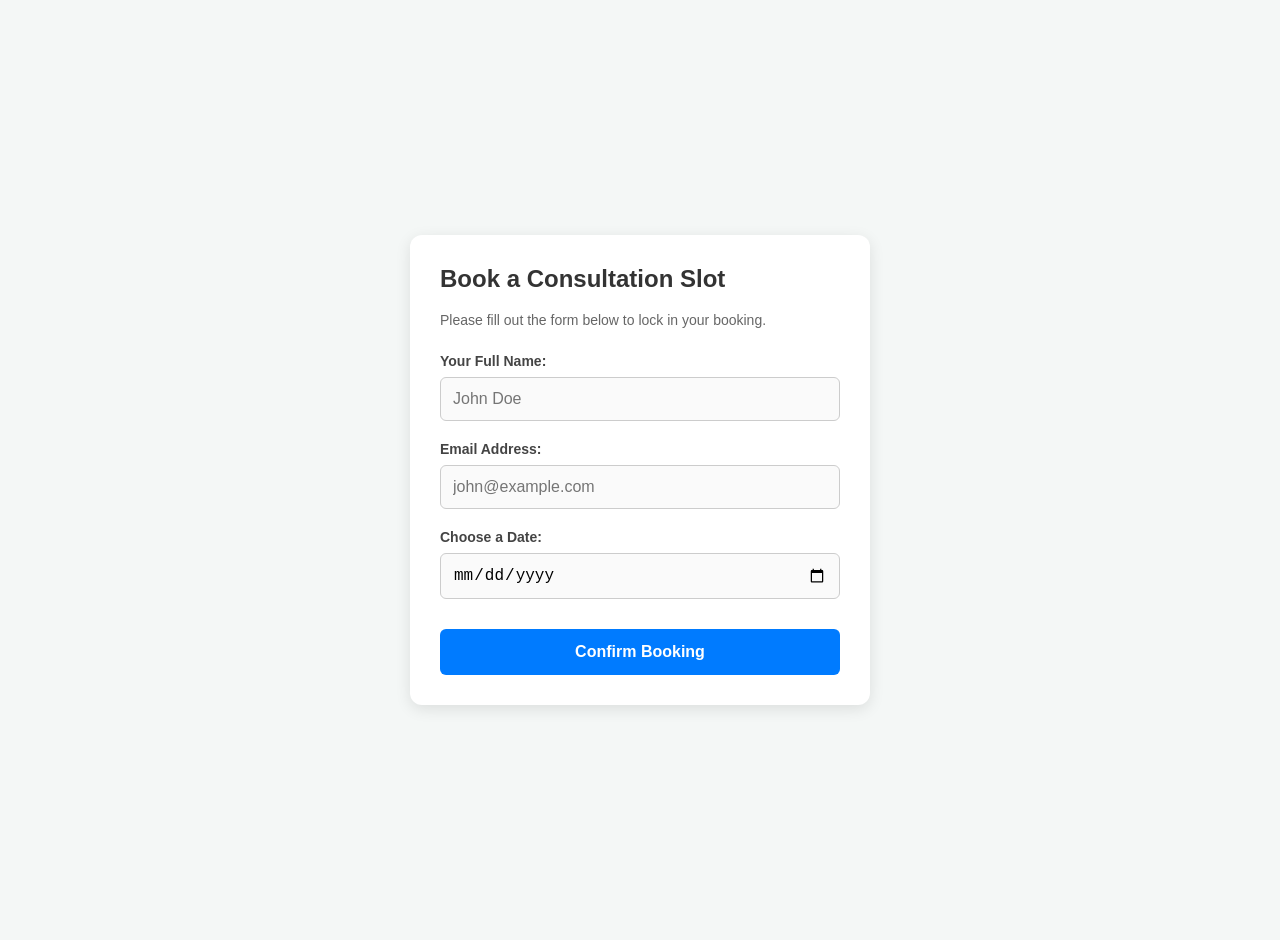
<file: client-booking-system/index.html>
<!DOCTYPE html>
<html lang="en">
<head>
    <meta charset="UTF-8">
    <meta name="viewport" content="width=device-width, initial-scale=1.0">
    <title>Automated Client Booking System</title>
    <!-- This links your HTML to your styling sheet so we don't mix code -->
    <link rel="stylesheet" href="style.css">
</head>
<body>

    <div class="booking-container">
        <h2>Book a Consultation Slot</h2>
        <p>Please fill out the form below to lock in your booking.</p>

        <form id="bookingForm">
            <label for="client-name">Your Full Name:</label>
            <input type="text" id="client-name" name="name" placeholder="John Doe" required>

            <label for="client-email">Email Address:</label>
            <input type="email" id="client-email" name="email" placeholder="john@example.com" required>

            <label for="booking-date">Choose a Date:</label>
            <input type="date" id="booking-date" name="date" required>

            <button type="submit">Confirm Booking</button>
        </form>
    </div>

    <!-- This links your HTML to your logic file for when we add automation -->
    <script src="app.js"></script>
</body>
</html>
</file>
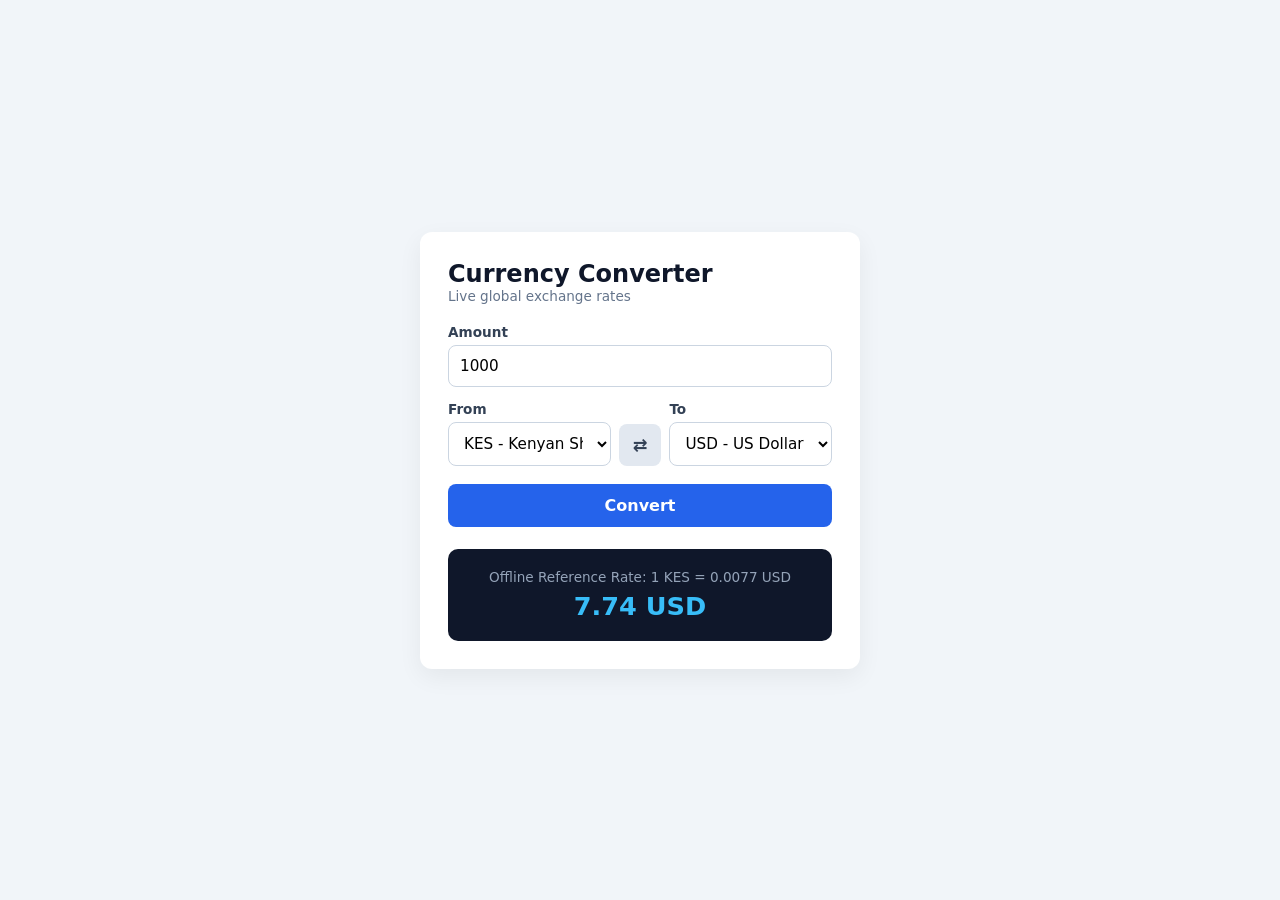
<file: currency-converter/index.html>
<!DOCTYPE html>
<html lang="en">
<head>
  <meta charset="UTF-8" />
  <meta name="viewport" content="width=device-width, initial-scale=1.0" />
  <title>Currency Converter</title>
  <link rel="stylesheet" href="style.css" />
</head>
<body>
  <main class="container">
    <h1>Currency Converter</h1>
    <p class="subtitle">Live global exchange rates</p>

    <form id="converterForm">
      <div class="field">
        <label for="amount">Amount</label>
        <input type="number" id="amount" value="1000" min="0.01" step="any" required />
      </div>

      <div class="row">
        <div class="field">
          <label for="fromCurrency">From</label>
          <select id="fromCurrency">
            <option value="KES" selected>KES - Kenyan Shilling</option>
            <option value="USD">USD - US Dollar</option>
            <option value="EUR">EUR - Euro</option>
            <option value="GBP">GBP - British Pound</option>
            <option value="UGX">UGX - Ugandan Shilling</option>
            <option value="TZS">TZS - Tanzanian Shilling</option>
          </select>
        </div>

        <button type="button" id="swapBtn" class="swap-btn" title="Swap currencies">⇄</button>

        <div class="field">
          <label for="toCurrency">To</label>
          <select id="toCurrency">
            <option value="USD" selected>USD - US Dollar</option>
            <option value="KES">KES - Kenyan Shilling</option>
            <option value="EUR">EUR - Euro</option>
            <option value="GBP">GBP - British Pound</option>
            <option value="UGX">UGX - Ugandan Shilling</option>
            <option value="TZS">TZS - Tanzanian Shilling</option>
          </select>
        </div>
      </div>

      <button type="submit" class="btn">Convert</button>
    </form>

    <div class="result-card" id="resultCard">
      <p class="rate-info" id="rateInfo">Enter an amount and tap Convert</p>
      <h2 id="convertedResult">--</h2>
    </div>
  </main>

  <script src="app.js"></script>
</body>
</html>
</file>
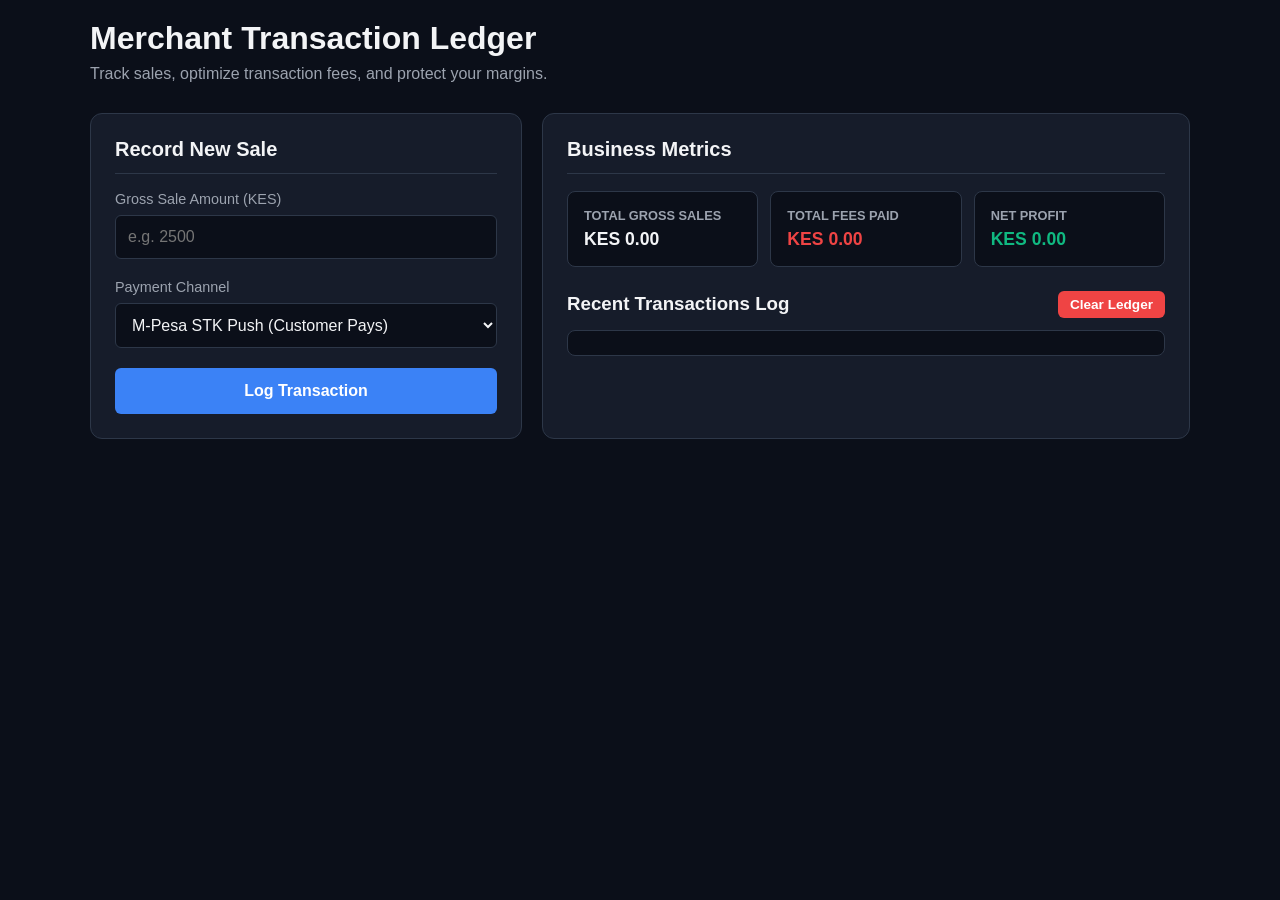
<file: fintech-merchant-suite/index.html>
<!DOCTYPE html>
<html lang="en">
<head>
    <meta charset="UTF-8">
    <meta name="viewport" content="width=device-width, initial-scale=1.0">
    <title>Vendor Ledger & Fee Optimizer</title>
    <link rel="stylesheet" href="style.css">
</head>
<body>
    <div class="container">
        <header>
            <h1>Merchant Transaction Ledger</h1>
            <p>Track sales, optimize transaction fees, and protect your margins.</p>
        </header>

        <main class="dashboard-grid">
            <!-- Input Form Card -->
            <section class="form-card">
                <h2>Record New Sale</h2>
                <form id="transaction-form">
                    <div class="input-group">
                        <label for="amount">Gross Sale Amount (KES)</label>
                        <input type="number" id="amount" placeholder="e.g. 2500" required min="1">
                        <span class="error-msg" id="amount-error"></span>
                    </div>

                    <div class="input-group">
                        <label for="payment-method">Payment Channel</label>
                        <select id="payment-method">
                            <option value="mpesa-stk">M-Pesa STK Push (Customer Pays)</option>
                            <option value="mpesa-till">M-Pesa Buy Goods Till (0.5% Merchant Fee)</option>
<option value="mpesa-withdrawal">M-Pesa Customer Withdrawal (Tiered Tariff)</option>                        </select>
                    </div>

                    <button type="submit" id="submit-btn">Log Transaction</button>
                </form>
            </section>

            <!-- Metrics Summary Card -->
            <section class="summary-card">
                <h2>Business Metrics</h2>
                <div class="metrics-grid">
                    <div class="metric-box">
                        <h3>Total Gross Sales</h3>
                        <p id="total-gross">KES 0.00</p>
                    </div>
                    <div class="metric-box warning">
                        <h3>Total Fees Paid</h3>
                        <p id="total-fees">KES 0.00</p>
                    </div>
                    <div class="metric-box success">
                        <h3>Net Profit</h3>
                        <p id="total-net">KES 0.00</p>
                    </div>
                </div>

  <div style="display: flex; justify-content: space-between; align-items: center; margin-top: 24px; margin-bottom: 12px;">
      <h3 style="margin: 0;">Recent Transactions Log</h3>
      <button id="clear-ledger-btn" style="width: auto; padding: 6px 12px; background-color: #EF4444; font-size: 0.85rem;">Clear Ledger</button>
  </div>
                <div class="log-container">
                    <ul id="transaction-list">
                        <!-- Dynamic rows injected here -->
                    </ul>
                </div>
            </section>
        </main>
    </div>
    <script src="app.js"></script>
</body>
</html>
</file>
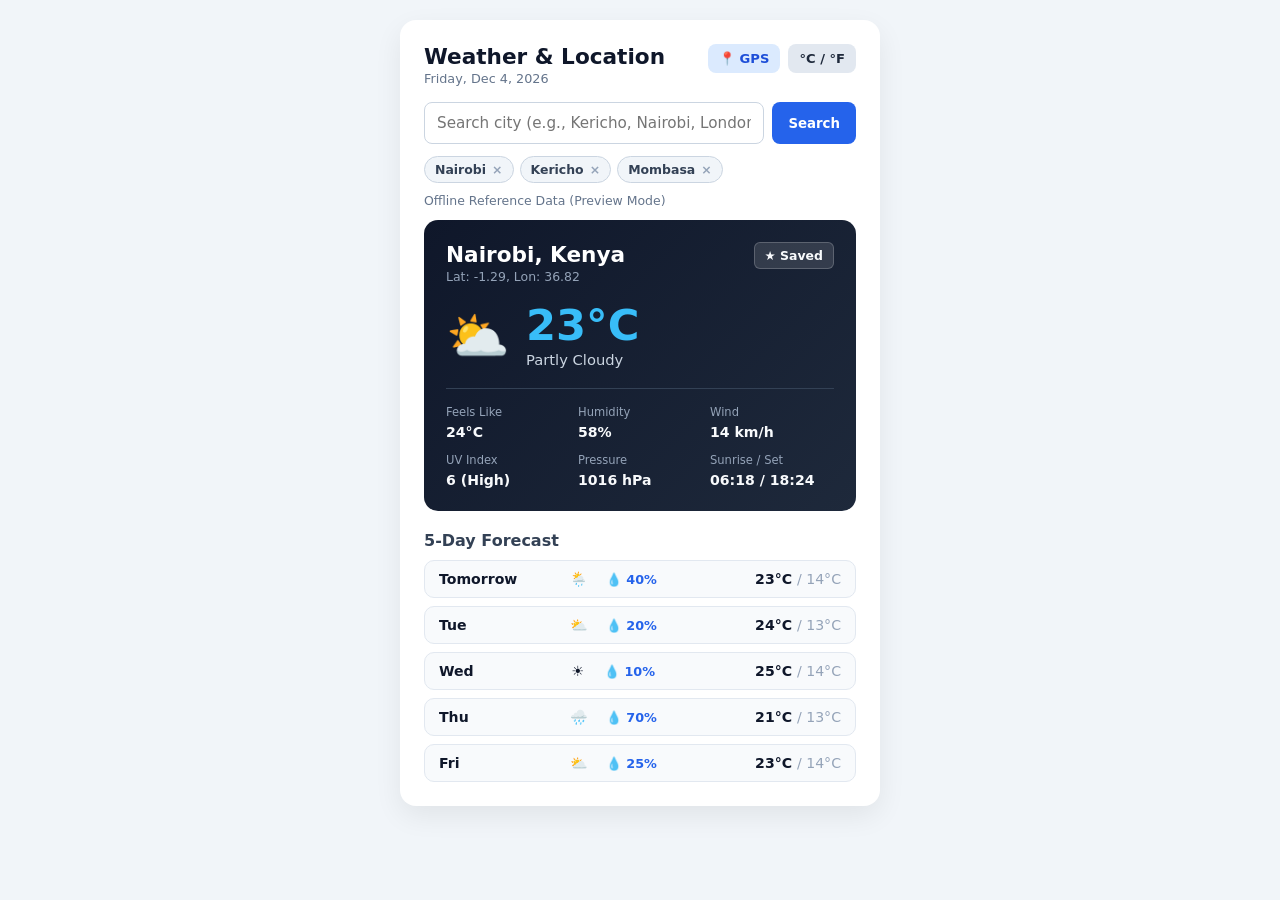
<file: Live weather-location dashboard /index.html>
<!DOCTYPE html>
<html lang="en">
<head>
  <meta charset="UTF-8" />
  <meta name="viewport" content="width=device-width, initial-scale=1.0" />
  <title>Live Weather & Location Dashboard</title>
  <link rel="stylesheet" href="style.css" />
</head>
<body>
  <main class="container">
    <header class="top-bar">
      <div>
        <h1>Weather & Location</h1>
        <p class="subtitle" id="currentDate">Loading date...</p>
      </div>
      <div class="header-actions">
        <button type="button" id="gpsBtn" class="icon-btn" title="Use my GPS location">📍 GPS</button>
        <button type="button" id="unitToggle" class="unit-btn">°C / °F</button>
      </div>
    </header>

    <form id="searchForm" class="search-box">
      <input type="text" id="cityInput" placeholder="Search city (e.g., Kericho, Nairobi, London)" required />
      <button type="submit" class="btn">Search</button>
    </form>

    <div class="saved-cities" id="savedCities"></div>

    <p class="status-msg" id="statusMsg">Initializing dashboard...</p>

    <section class="weather-card">
      <div class="card-top">
        <div class="location-info">
          <h2 id="cityName">Nairobi, Kenya</h2>
          <p id="coordsText">Lat: -1.29, Lon: 36.82</p>
        </div>
        <button type="button" id="saveCityBtn" class="save-btn">☆ Save</button>
      </div>

      <div class="temp-row">
        <span class="weather-icon" id="weatherIcon">⛅</span>
        <div>
          <span class="temp-value" id="tempValue">23°C</span>
          <p class="weather-desc" id="weatherDesc">Partly Cloudy</p>
        </div>
      </div>

      <div class="details-grid">
        <div class="detail-box">
          <span>Feels Like</span>
          <strong id="feelsVal">24°C</strong>
        </div>
        <div class="detail-box">
          <span>Humidity</span>
          <strong id="humidityVal">58%</strong>
        </div>
        <div class="detail-box">
          <span>Wind</span>
          <strong id="windVal">14 km/h</strong>
        </div>
        <div class="detail-box">
          <span>UV Index</span>
          <strong id="uvVal">6 (High)</strong>
        </div>
        <div class="detail-box">
          <span>Pressure</span>
          <strong id="pressureVal">1016 hPa</strong>
        </div>
        <div class="detail-box">
          <span>Sunrise / Set</span>
          <strong id="sunVal">06:18 / 18:24</strong>
        </div>
      </div>
    </section>

    <section class="forecast-section">
      <h3>5-Day Forecast</h3>
      <div class="forecast-list" id="forecastList"></div>
    </section>
  </main>

  <script src="app.js"></script>
</body>
</html>
</file>
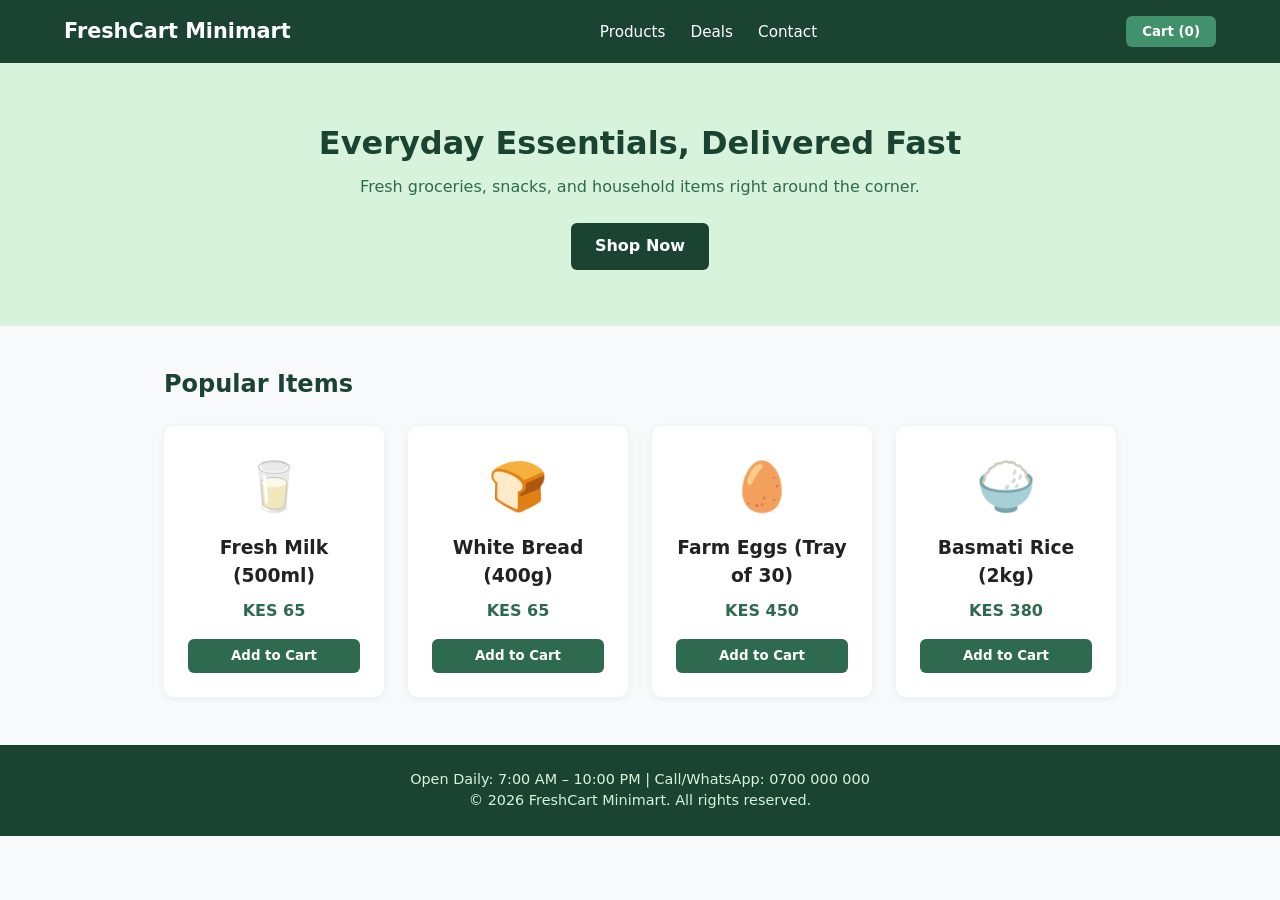
<file: Minimart web-page/index.html>
<!DOCTYPE html>
<html lang="en">
<head>
  <meta charset="UTF-8">
  <meta name="viewport" content="width=device-width, initial-scale=1.0">
  <title>FreshCart Minimart</title>
  <link rel="stylesheet" href="style.css">
</head>
<body>

  <!-- Header & Navigation -->
  <header class="navbar">
    <div class="logo">FreshCart Minimart</div>
    <nav>
      <a href="#products">Products</a>
      <a href="#deals">Deals</a>
      <a href="#contact">Contact</a>
    </nav>
    <button class="cart-btn">Cart (0)</button>
  </header>

  <!-- Hero Banner -->
  <section class="hero">
    <h1>Everyday Essentials, Delivered Fast</h1>
    <p>Fresh groceries, snacks, and household items right around the corner.</p>
    <a href="#products" class="cta-btn">Shop Now</a>
  </section>

  <!-- Product Grid -->
  <main id="products" class="container">
    <h2>Popular Items</h2>
    <div class="product-grid">
      
      <div class="card">
        <div class="img-placeholder">🥛</div>
        <h3>Fresh Milk (500ml)</h3>
        <p class="price">KES 65</p>
        <button class="add-btn">Add to Cart</button>
      </div>

      <div class="card">
        <div class="img-placeholder">🍞</div>
        <h3>White Bread (400g)</h3>
        <p class="price">KES 65</p>
        <button class="add-btn">Add to Cart</button>
      </div>

      <div class="card">
        <div class="img-placeholder">🥚</div>
        <h3>Farm Eggs (Tray of 30)</h3>
        <p class="price">KES 450</p>
        <button class="add-btn">Add to Cart</button>
      </div>

      <div class="card">
        <div class="img-placeholder">🍚</div>
        <h3>Basmati Rice (2kg)</h3>
        <p class="price">KES 380</p>
        <button class="add-btn">Add to Cart</button>
      </div>

    </div>
  </main>

  <!-- Footer -->
  <footer id="contact">
    <p>Open Daily: 7:00 AM – 10:00 PM | Call/WhatsApp: 0700 000 000</p>
    <p>&copy; 2026 FreshCart Minimart. All rights reserved.</p>
  </footer>
  <!-- Cart Pop-Up Modal -->
  <div id="cart-modal" class="modal hidden">
    <div class="modal-content">
      <div class="modal-header">
        <h2>Your Shopping Cart</h2>
        <button id="close-modal" class="close-btn">&times;</button>
      </div>
      <ul id="cart-items" class="cart-list">
        <li>Your cart is empty.</li>
      </ul>
      <div class="modal-footer">
        <p class="modal-total">Total: <strong>KES <span id="modal-total-amount">0</span></strong></p>
        <div class="modal-actions">
          <button id="clear-cart" class="clear-btn">Clear</button>
          <button id="whatsapp-checkout" class="whatsapp-btn">Order via WhatsApp</button>
        </div>
      </div>
    </div>
  </div>

  <script src="script.js"></script>
</body>
</html>
</file>
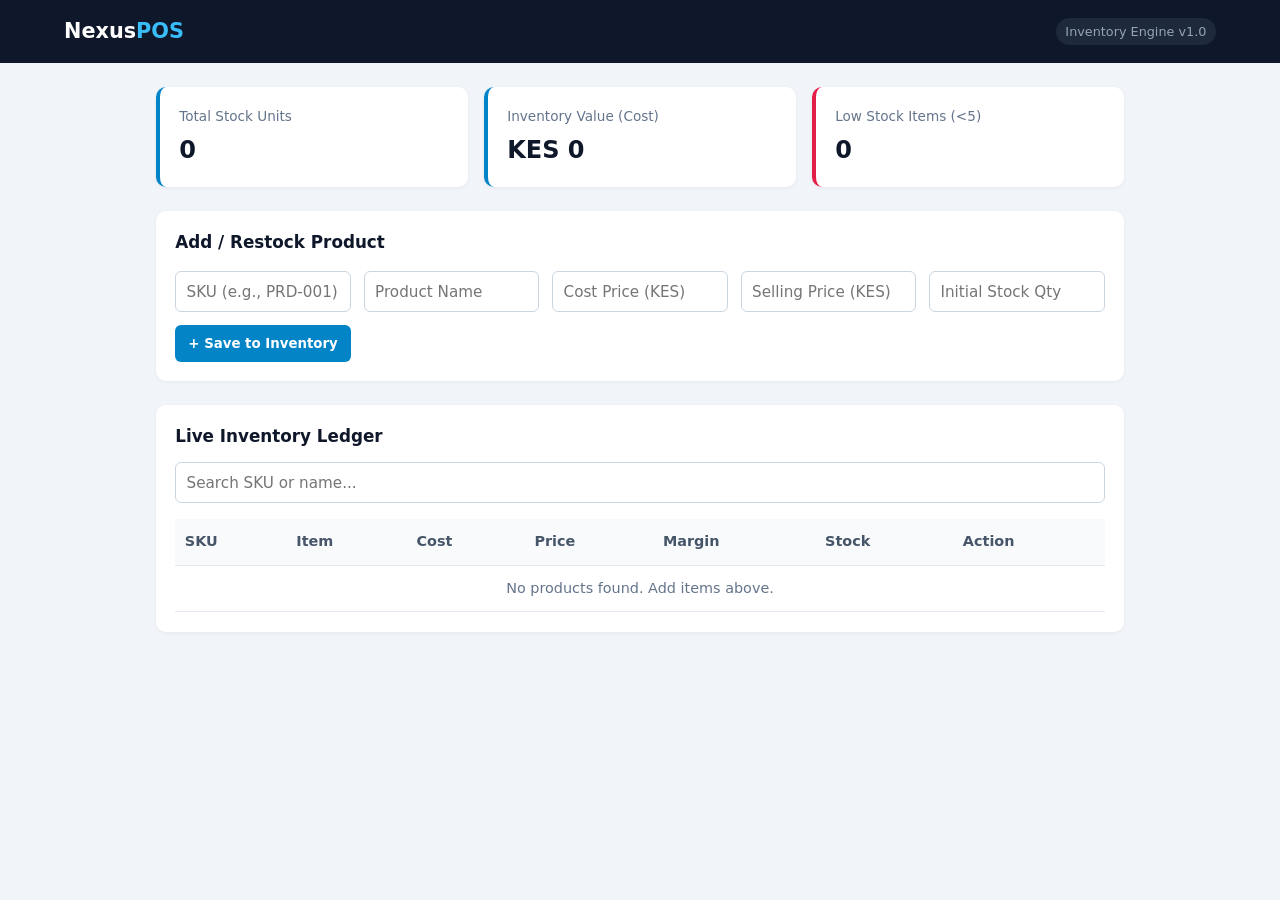
<file: pos-inventory-system/index.html>
<!DOCTYPE html>
<html lang="en">
<head>
  <meta charset="UTF-8">
  <meta name="viewport" content="width=device-width, initial-scale=1.0">
  <title>NexusPOS | Inventory & Sales Engine</title>
  <link rel="stylesheet" href="style.css">
</head>
<body>

  <header class="topbar">
    <div class="brand">Nexus<span>POS</span></div>
    <span class="badge">Inventory Engine v1.0</span>
  </header>

  <main class="container">
    <!-- Live Metrics Dashboard -->
    <section class="kpi-grid">
      <div class="kpi-card">
        <p class="kpi-label">Total Stock Units</p>
        <h2 id="kpi-units">0</h2>
      </div>
      <div class="kpi-card">
        <p class="kpi-label">Inventory Value (Cost)</p>
        <h2 id="kpi-value">KES 0</h2>
      </div>
      <div class="kpi-card alert-card">
        <p class="kpi-label">Low Stock Items (&lt;5)</p>
        <h2 id="kpi-low">0</h2>
      </div>
    </section>

    <!-- Add New Product Form -->
    <section class="panel">
      <h3>Add / Restock Product</h3>
      <form id="product-form" class="form-grid">
        <input type="text" id="sku" placeholder="SKU (e.g., PRD-001)" required>
        <input type="text" id="name" placeholder="Product Name" required>
        <input type="number" id="cost" placeholder="Cost Price (KES)" min="1" required>
        <input type="number" id="price" placeholder="Selling Price (KES)" min="1" required>
        <input type="number" id="stock" placeholder="Initial Stock Qty" min="1" required>
        <button type="submit" class="btn-primary">+ Save to Inventory</button>
      </form>
    </section>

    <!-- Live Inventory Ledger -->
    <section class="panel">
      <div class="panel-header">
        <h3>Live Inventory Ledger</h3>
        <input type="text" id="search-input" placeholder="Search SKU or name...">
      </div>
      <div class="table-wrap">
        <table>
          <thead>
            <tr>
              <th>SKU</th>
              <th>Item</th>
              <th>Cost</th>
              <th>Price</th>
              <th>Margin</th>
              <th>Stock</th>
              <th>Action</th>
            </tr>
          </thead>
          <tbody id="inventory-body"></tbody>
        </table>
      </div>
    </section>
  </main>

  <script src="app.js"></script>
</body>
</html>
</file>
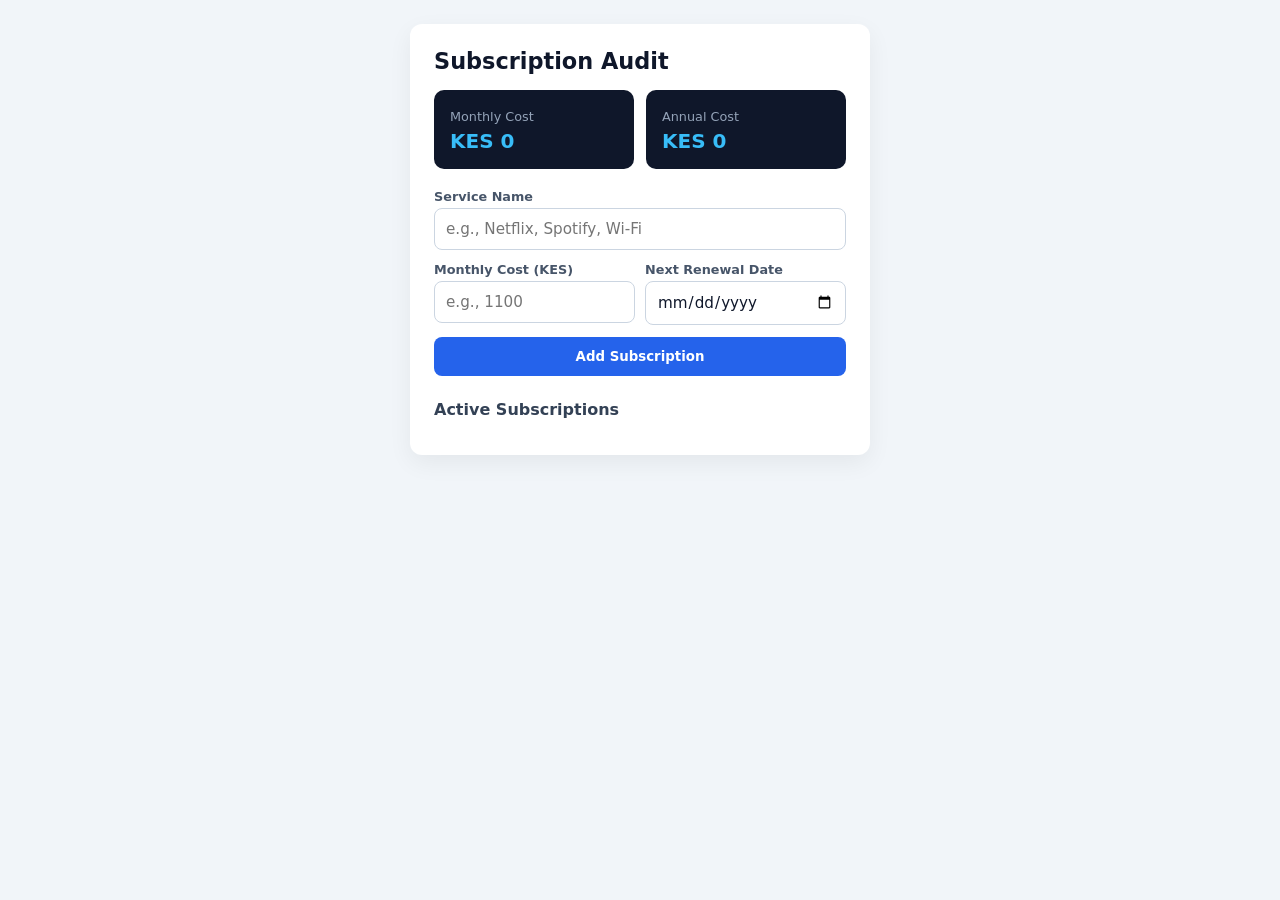
<file: subscription-audit-tool/index.html>
<!DOCTYPE html>
<html lang="en">
<head>
  <meta charset="UTF-8" />
  <meta name="viewport" content="width=device-width, initial-scale=1.0" />
  <title>Subscription Audit Tool</title>
  <link rel="stylesheet" href="style.css" />
</head>
<body>
  <main class="container">
    <h1>Subscription Audit</h1>

    <!-- Cost Summary -->
    <section class="summary-grid">
      <div class="stat-card">
        <span>Monthly Cost</span>
        <h2 id="monthlyTotal">KES 0</h2>
      </div>
      <div class="stat-card">
        <span>Annual Cost</span>
        <h2 id="annualTotal">KES 0</h2>
      </div>
    </section>

    <!-- Add Subscription Form -->
    <form id="subForm">
      <div class="field">
        <label for="subName">Service Name</label>
        <input type="text" id="subName" placeholder="e.g., Netflix, Spotify, Wi-Fi" required />
      </div>

      <div class="row">
        <div class="field">
          <label for="subCost">Monthly Cost (KES)</label>
          <input type="number" id="subCost" placeholder="e.g., 1100" min="1" required />
        </div>

        <div class="field">
          <label for="renewalDate">Next Renewal Date</label>
          <input type="date" id="renewalDate" required />
        </div>
      </div>

      <button type="submit" class="btn">Add Subscription</button>
    </form>

    <!-- Subscription List -->
    <h3>Active Subscriptions</h3>
    <ul id="subList" class="sub-list"></ul>
  </main>

  <script src="app.js"></script>
</body>
</html>
</file>
<file: client-booking-system/style.css>
/* 1. Global Page Layout - Center everything on the phone screen */
body {
    font-family: -apple-system, BlinkMacSystemFont, "Segoe UI", Roboto, Helvetica, Arial, sans-serif;
    background-color: #f4f7f6;
    display: flex;
    justify-content: center;
    align-items: center;
    min-height: 100vh;
    margin: 0;
    padding: 20px;
}

/* 2. White Card Container for the Form */
.booking-container {
    background-color: #ffffff;
    padding: 30px;
    border-radius: 12px;
    box-shadow: 0 4px 15px rgba(0, 0, 0, 0.1);
    width: 100%;
    max-width: 400px;
}

/* 3. Typography Styles */
h2 {
    margin-top: 0;
    color: #333333;
    font-size: 24px;
}

p {
    color: #666666;
    font-size: 14px;
    margin-bottom: 25px;
}

/* 4. Form Layout & Stacking Inputs */
form {
    display: flex;
    flex-direction: column;
}

label {
    font-weight: bold;
    margin-bottom: 8px;
    color: #444444;
    font-size: 14px;
}

input {
    padding: 12px;
    margin-bottom: 20px;
    border: 1px solid #cccccc;
    border-radius: 6px;
    font-size: 16px;
    outline: none;
    background-color: #fafafa;
}

/* 5. Button Styling */
button {
    background-color: #007bff;
    color: white;
    padding: 14px;
    border: none;
    border-radius: 6px;
    font-size: 16px;
    font-weight: bold;
    cursor: pointer;
    margin-top: 10px;
}

button:active {
    background-color: #0056b3;
}
</file>
<file: currency-converter/style.css>
* {
  box-sizing: border-box;
  margin: 0;
  padding: 0;
  font-family: system-ui, -apple-system, sans-serif;
}

body {
  background: #f1f5f9;
  display: flex;
  justify-content: center;
  align-items: center;
  min-height: 100vh;
  padding: 20px;
}

.container {
  background: #ffffff;
  width: 100%;
  max-width: 440px;
  padding: 28px;
  border-radius: 12px;
  box-shadow: 0 8px 24px rgba(0, 0, 0, 0.06);
}

h1 {
  font-size: 1.5rem;
  color: #0f172a;
}

.subtitle {
  font-size: 0.85rem;
  color: #64748b;
  margin-bottom: 20px;
}

form {
  display: flex;
  flex-direction: column;
  gap: 14px;
}

.field {
  display: flex;
  flex-direction: column;
  width: 100%;
  gap: 5px;
}

label {
  font-size: 0.85rem;
  font-weight: 600;
  color: #334155;
}

input,
select {
  width: 100%;
  padding: 11px;
  border: 1px solid #cbd5e1;
  border-radius: 8px;
  font-size: 0.95rem;
  background: #ffffff;
}

.row {
  display: flex;
  align-items: flex-end;
  gap: 8px;
}

.swap-btn {
  padding: 11px 14px;
  background: #e2e8f0;
  border: none;
  border-radius: 8px;
  font-size: 1.1rem;
  font-weight: 700;
  color: #334155;
  cursor: pointer;
}

.btn {
  padding: 12px;
  background: #2563eb;
  color: #ffffff;
  border: none;
  border-radius: 8px;
  font-size: 1rem;
  font-weight: 600;
  cursor: pointer;
  margin-top: 4px;
}

.result-card {
  margin-top: 22px;
  background: #0f172a;
  color: #ffffff;
  padding: 20px;
  border-radius: 10px;
  text-align: center;
}

.rate-info {
  font-size: 0.85rem;
  color: #94a3b8;
  margin-bottom: 6px;
}

#convertedResult {
  font-size: 1.6rem;
  color: #38bdf8;
}
</file>
<file: fintech-merchant-suite/style.css>
:root {
    --bg-main: #0B0F19;
    --bg-card: #161C2A;
    --text-primary: #F3F4F6;
    --text-secondary: #9CA3AF;
    --accent-blue: #3B82F6;
    --accent-green: #10B981;
    --accent-red: #EF4444;
    --border-color: #2D3748;
}

body {
    background-color: var(--bg-main);
    color: var(--text-primary);
    font-family: -apple-system, BlinkMacSystemFont, "Segoe UI", Roboto, Helvetica, Arial, sans-serif;
    margin: 0;
    padding: 20px;
}

.container {
    max-width: 1100px;
    margin: 0 auto;
}

header {
    margin-bottom: 30px;
}

header h1 {
    margin: 0 0 8px 0;
}

header p {
    margin: 0;
    color: var(--text-secondary);
}

.dashboard-grid {
    display: grid;
    grid-template-columns: 1fr;
    gap: 20px;
}

@media (min-width: 768px) {
    .dashboard-grid {
        grid-template-columns: 1fr 1.5fr;
    }
}

.form-card, .summary-card {
    background-color: var(--bg-card);
    border: 1px solid var(--border-color);
    border-radius: 12px;
    padding: 24px;
}

h2 {
    margin-top: 0;
    font-size: 1.25rem;
    border-bottom: 1px solid var(--border-color);
    padding-bottom: 12px;
}

.input-group {
    margin-bottom: 20px;
}

label {
    display: block;
    margin-bottom: 8px;
    color: var(--text-secondary);
    font-size: 0.9rem;
}

input, select {
    width: 100%;
    padding: 12px;
    background-color: var(--bg-main);
    border: 1px solid var(--border-color);
    border-radius: 6px;
    color: var(--text-primary);
    box-sizing: border-box;
    font-size: 1rem;
}

input:focus, select:focus {
    outline: none;
    border-color: var(--accent-blue);
}

button {
    width: 100%;
    padding: 14px;
    background-color: var(--accent-blue);
    color: white;
    border: none;
    border-radius: 6px;
    font-weight: bold;
    font-size: 1rem;
    cursor: pointer;
}

button:disabled {
    background-color: var(--border-color);
    cursor: not-allowed;
}

.metrics-grid {
    display: grid;
    grid-template-columns: repeat(3, 1fr);
    gap: 12px;
    margin-bottom: 24px;
}

.metric-box {
    background-color: var(--bg-main);
    padding: 16px;
    border-radius: 8px;
    border: 1px solid var(--border-color);
}

.metric-box h3 {
    margin: 0 0 6px 0;
    font-size: 0.8rem;
    color: var(--text-secondary);
    text-transform: uppercase;
}

.metric-box p {
    margin: 0;
    font-size: 1.1rem;
    font-weight: bold;
}

.warning p { color: var(--accent-red); }
.success p { color: var(--accent-green); }

.log-container {
    background-color: var(--bg-main);
    border: 1px solid var(--border-color);
    border-radius: 8px;
    max-height: 200px;
    overflow-y: auto;
    padding: 12px;
}

ul {
    list-style: none;
    padding: 0;
    margin: 0;
}

li {
    padding: 10px 0;
    border-bottom: 1px solid var(--border-color);
    font-size: 0.9rem;
    display: flex;
    justify-content: space-between;
}

li:last-child {
    border-bottom: none;
}

.error-msg {
    color: var(--accent-red);
    font-size: 0.8rem;
    display: block;
    margin-top: 4px;
}
</file>
<file: Live weather-location dashboard /style.css>
* {
  box-sizing: border-box;
  margin: 0;
  padding: 0;
  font-family: system-ui, -apple-system, sans-serif;
}

body {
  background: #f1f5f9;
  display: flex;
  justify-content: center;
  padding: 20px 14px;
  color: #0f172a;
}

.container {
  background: #ffffff;
  width: 100%;
  max-width: 480px;
  padding: 24px;
  border-radius: 16px;
  box-shadow: 0 10px 28px rgba(0, 0, 0, 0.07);
}

.top-bar {
  display: flex;
  justify-content: space-between;
  align-items: flex-start;
  margin-bottom: 16px;
}

h1 {
  font-size: 1.35rem;
  color: #0f172a;
}

.subtitle {
  font-size: 0.8rem;
  color: #64748b;
  margin-top: 2px;
}

.header-actions {
  display: flex;
  gap: 8px;
}

.icon-btn,
.unit-btn {
  padding: 7px 11px;
  border: none;
  border-radius: 8px;
  font-weight: 700;
  font-size: 0.82rem;
  cursor: pointer;
}

.icon-btn {
  background: #dbeafe;
  color: #1d4ed8;
}

.unit-btn {
  background: #e2e8f0;
  color: #1e293b;
}

.search-box {
  display: flex;
  gap: 8px;
  margin-bottom: 12px;
}

input {
  flex: 1;
  padding: 11px 12px;
  border: 1px solid #cbd5e1;
  border-radius: 8px;
  font-size: 0.95rem;
}

.btn {
  padding: 11px 16px;
  background: #2563eb;
  color: #ffffff;
  border: none;
  border-radius: 8px;
  font-weight: 600;
  cursor: pointer;
}

.saved-cities {
  display: flex;
  flex-wrap: wrap;
  gap: 6px;
  margin-bottom: 10px;
}

.city-chip {
  background: #f1f5f9;
  border: 1px solid #cbd5e1;
  color: #334155;
  padding: 5px 10px;
  border-radius: 99px;
  font-size: 0.78rem;
  font-weight: 600;
  cursor: pointer;
  display: inline-flex;
  align-items: center;
  gap: 6px;
}

.city-chip span.remove-chip {
  color: #94a3b8;
  font-weight: 700;
}

.status-msg {
  font-size: 0.78rem;
  color: #64748b;
  margin-bottom: 12px;
}

.weather-card {
  background: linear-gradient(135deg, #0f172a, #1e293b);
  color: #ffffff;
  padding: 22px;
  border-radius: 14px;
  margin-bottom: 20px;
}

.card-top {
  display: flex;
  justify-content: space-between;
  align-items: flex-start;
}

.location-info h2 {
  font-size: 1.35rem;
}

.location-info p {
  font-size: 0.78rem;
  color: #94a3b8;
  margin-top: 2px;
}

.save-btn {
  background: rgba(255, 255, 255, 0.12);
  color: #f8fafc;
  border: 1px solid rgba(255, 255, 255, 0.2);
  padding: 5px 10px;
  border-radius: 6px;
  font-size: 0.78rem;
  font-weight: 600;
  cursor: pointer;
}

.temp-row {
  display: flex;
  align-items: center;
  gap: 16px;
  margin: 20px 0;
}

.weather-icon {
  font-size: 3.2rem;
}

.temp-value {
  font-size: 2.7rem;
  font-weight: 700;
  color: #38bdf8;
  line-height: 1;
}

.weather-desc {
  font-size: 0.92rem;
  color: #cbd5e1;
  margin-top: 4px;
}

.details-grid {
  display: grid;
  grid-template-columns: repeat(3, 1fr);
  gap: 12px 8px;
  border-top: 1px solid #334155;
  padding-top: 16px;
}

.detail-box span {
  display: block;
  font-size: 0.72rem;
  color: #94a3b8;
  margin-bottom: 3px;
}

.detail-box strong {
  font-size: 0.88rem;
  color: #f8fafc;
}

.forecast-section h3 {
  font-size: 1rem;
  color: #334155;
  margin-bottom: 10px;
}

.forecast-list {
  display: flex;
  flex-direction: column;
  gap: 8px;
}

.forecast-row {
  display: flex;
  justify-content: space-between;
  align-items: center;
  background: #f8fafc;
  border: 1px solid #e2e8f0;
  padding: 10px 14px;
  border-radius: 10px;
  font-size: 0.88rem;
}

.forecast-day {
  font-weight: 600;
  width: 28%;
}

.forecast-rain {
  color: #2563eb;
  font-size: 0.8rem;
  font-weight: 600;
  width: 24%;
}

.forecast-temps {
  font-weight: 700;
  text-align: right;
  width: 30%;
}

.forecast-temps span {
  color: #94a3b8;
  font-weight: 500;
}
</file>
<file: Minimart web-page/style.css>
* {
  box-sizing: border-box;
  margin: 0;
  padding: 0;
  font-family: system-ui, -apple-system, sans-serif;
}

body {
  background-color: #f8f9fa;
  color: #222;
  line-height: 1.5;
}

/* Navbar */
.navbar {
  display: flex;
  justify-content: space-between;
  align-items: center;
  padding: 1rem 5%;
  background-color: #1b4332;
  color: white;  position: sticky;
  top: 0;
  z-index: 100;}

.logo {
  font-size: 1.3rem;
  font-weight: bold;
}

.navbar nav a {
  color: white;
  text-decoration: none;
  margin: 0 10px;
  font-size: 0.95rem;
}

.cart-btn {
  background-color: #40916c;
  color: white;
  border: none;
  padding: 0.5rem 1rem;
  border-radius: 6px;
  font-weight: bold;
  cursor: pointer;
}

/* Hero Section */
.hero {
  text-align: center;
  padding: 3.5rem 1.5rem;
  background-color: #d8f3dc;
  color: #1b4332;
}

.hero h1 {
  font-size: 2rem;
  margin-bottom: 0.5rem;
}

.hero p {
  margin-bottom: 1.5rem;
  color: #2d6a4f;
}

.cta-btn {
  display: inline-block;
  background-color: #1b4332;
  color: white;
  padding: 0.7rem 1.5rem;
  border-radius: 6px;
  text-decoration: none;
  font-weight: bold;
}

/* Products */
.container {
  max-width: 1000px;
  margin: 2.5rem auto;
  padding: 0 1.5rem;
}

.container h2 {
  margin-bottom: 1.5rem;
  color: #1b4332;
}

.product-grid {
  display: grid;
  grid-template-columns: repeat(auto-fit, minmax(200px, 1fr));
  gap: 1.5rem;
}

.card {
  background: white;
  padding: 1.5rem;
  border-radius: 10px;
  text-align: center;
  box-shadow: 0 2px 8px rgba(0,0,0,0.06);
}

.img-placeholder {
  font-size: 3rem;
  margin-bottom: 0.8rem;
}

.price {
  font-weight: bold;
  color: #2d6a4f;
  margin: 0.5rem 0 1rem;
}

.add-btn {
  width: 100%;
  padding: 0.6rem;
  background-color: #2d6a4f;
  color: white;
  border: none;
  border-radius: 6px;
  cursor: pointer;
  font-weight: 600;
}

.add-btn:hover {
  background-color: #1b4332;
}

/* Footer */
footer {
  text-align: center;
  padding: 1.5rem;
  background-color: #1b4332;
  color: #d8f3dc;
  margin-top: 3rem;
  font-size: 0.9rem;
}
/* Cart Modal */
.modal {
  position: fixed;
  top: 0;
  left: 0;
  width: 100%;
  height: 100%;
  background: rgba(0, 0, 0, 0.6);
  display: flex;
  justify-content: center;
  align-items: center;
  z-index: 200;
  padding: 1rem;
}

.modal.hidden {
  display: none;
}

.modal-content {
  background: white;
  width: 100%;
  max-width: 400px;
  border-radius: 12px;
  padding: 1.5rem;
  box-shadow: 0 4px 20px rgba(0,0,0,0.2);
}

.modal-header {
  display: flex;
  justify-content: space-between;
  align-items: center;
  border-bottom: 1px solid #eee;
  padding-bottom: 0.8rem;
  margin-bottom: 1rem;
}

.close-btn {
  background: none;
  border: none;
  font-size: 1.8rem;
  cursor: pointer;
  color: #555;
}

.cart-list {
  list-style: none;
  max-height: 220px;
  overflow-y: auto;
  margin-bottom: 1rem;
}

.cart-list li {
  display: flex;
  justify-content: space-between;
  padding: 0.5rem 0;
  border-bottom: 1px solid #f1f1f1;
  font-size: 0.95rem;
}

.modal-total {
  font-size: 1.1rem;
  text-align: right;
  margin-bottom: 1rem;
  color: #1b4332;
}

.modal-actions {
  display: flex;
  gap: 0.8rem;
}

.clear-btn {
  flex: 1;
  padding: 0.7rem;
  background: #e63946;
  color: white;
  border: none;
  border-radius: 6px;
  font-weight: bold;
  cursor: pointer;
}

.whatsapp-btn {
  flex: 2;
  padding: 0.7rem;
  background: #25D366;
  color: white;
  border: none;
  border-radius: 6px;
  font-weight: bold;
  cursor: pointer;
}
</file>
<file: pos-inventory-system/style.css>
* {
  box-sizing: border-box;
  margin: 0;
  padding: 0;
  font-family: system-ui, -apple-system, sans-serif;
}

body {
  background-color: #f1f5f9;
  color: #0f172a;
  line-height: 1.5;
}

.topbar {
  background-color: #0f172a;
  color: white;
  padding: 1rem 5%;
  display: flex;
  justify-content: space-between;
  align-items: center;
}

.brand {
  font-size: 1.3rem;
  font-weight: 800;
}

.brand span {
  color: #38bdf8;
}

.badge {
  background: #1e293b;
  color: #94a3b8;
  padding: 0.25rem 0.6rem;
  border-radius: 999px;
  font-size: 0.8rem;
}

.container {
  max-width: 1000px;
  margin: 1.5rem auto;
  padding: 0 1rem;
  display: flex;
  flex-direction: column;
  gap: 1.5rem;
}

/* KPI Cards */
.kpi-grid {
  display: grid;
  grid-template-columns: repeat(auto-fit, minmax(160px, 1fr));
  gap: 1rem;
}

.kpi-card {
  background: white;
  padding: 1.2rem;
  border-radius: 10px;
  border-left: 4px solid #0284c7;
  box-shadow: 0 1px 4px rgba(0,0,0,0.05);
}

.kpi-card.alert-card {
  border-left-color: #e11d48;
}

.kpi-label {
  font-size: 0.85rem;
  color: #64748b;
  margin-bottom: 0.3rem;
}

/* Panels & Forms */
.panel {
  background: white;
  padding: 1.2rem;
  border-radius: 10px;
  box-shadow: 0 1px 4px rgba(0,0,0,0.05);
}

.panel h3 {
  margin-bottom: 1rem;
  font-size: 1.05rem;
}

.panel-header {
  display: flex;
  justify-content: space-between;
  align-items: center;
  flex-wrap: wrap;
  gap: 0.8rem;
  margin-bottom: 1rem;
}

.panel-header h3 {
  margin-bottom: 0;
}

.form-grid {
  display: grid;
  grid-template-columns: repeat(auto-fit, minmax(150px, 1fr));
  gap: 0.8rem;
}

input {
  width: 100%;
  padding: 0.65rem;
  border: 1px solid #cbd5e1;
  border-radius: 6px;
  font-size: 0.95rem;
}

.btn-primary {
  background: #0284c7;
  color: white;
  border: none;
  padding: 0.7rem;
  border-radius: 6px;
  font-weight: 600;
  cursor: pointer;
}

.btn-primary:hover {
  background: #0369a1;
}

/* Responsive Table */
.table-wrap {
  overflow-x: auto;
}

table {
  width: 100%;
  border-collapse: collapse;
  font-size: 0.9rem;
  min-width: 550px;
}

th, td {
  text-align: left;
  padding: 0.75rem 0.6rem;
  border-bottom: 1px solid #e2e8f0;
}

th {
  background: #f8fafc;
  color: #475569;
  font-weight: 600;
}

.stock-ok {
  color: #16a34a;
  font-weight: 700;
}

.stock-low {
  color: #e11d48;
  font-weight: 700;
}

.btn-del {
  background: #fee2e2;
  color: #dc2626;
  border: none;
  padding: 0.35rem 0.6rem;
  border-radius: 4px;
  font-size: 0.8rem;
  cursor: pointer;
}
</file>
<file: subscription-audit-tool/style.css>
* {
  box-sizing: border-box;
  margin: 0;
  padding: 0;
  font-family: system-ui, -apple-system, sans-serif;
}

body {
  background: #f1f5f9;
  display: flex;
  justify-content: center;
  padding: 24px 16px;
}

.container {
  background: #ffffff;
  width: 100%;
  max-width: 460px;
  padding: 24px;
  border-radius: 12px;
  box-shadow: 0 8px 24px rgba(0, 0, 0, 0.06);
}

h1 {
  font-size: 1.4rem;
  color: #0f172a;
  margin-bottom: 16px;
}

.summary-grid {
  display: grid;
  grid-template-columns: 1fr 1fr;
  gap: 12px;
  margin-bottom: 20px;
}

.stat-card {
  background: #0f172a;
  color: #ffffff;
  padding: 16px;
  border-radius: 10px;
}

.stat-card span {
  font-size: 0.8rem;
  color: #94a3b8;
}

.stat-card h2 {
  font-size: 1.25rem;
  margin-top: 4px;
  color: #38bdf8;
}

form {
  display: flex;
  flex-direction: column;
  gap: 12px;
  margin-bottom: 24px;
}

.row {
  display: flex;
  gap: 10px;
}

.field {
  display: flex;
  flex-direction: column;
  width: 100%;
  gap: 4px;
}

.field label {
  font-size: 0.8rem;
  font-weight: 600;
  color: #475569;
}

input {
  width: 100%;
  padding: 11px;
  border: 1px solid #cbd5e1;
  border-radius: 8px;
  font-size: 0.95rem;
  background-color: #ffffff;
  color: #0f172a;
}

input[type="date"] {
  min-height: 42px;
}

.btn {
  padding: 12px;
  background: #2563eb;
  color: #ffffff;
  border: none;
  border-radius: 8px;
  font-weight: 600;
  cursor: pointer;
}

h3 {
  font-size: 1rem;
  color: #334155;
  margin-bottom: 12px;
}

.sub-list {
  list-style: none;
  display: flex;
  flex-direction: column;
  gap: 10px;
}

.sub-item {
  display: flex;
  justify-content: space-between;
  align-items: center;
  padding: 12px;
  background: #f8fafc;
  border-radius: 8px;
  border-left: 4px solid #2563eb;
}

.sub-item.due-soon {
  border-left-color: #f59e0b;
  background: #fffbeb;
}

.sub-info strong {
  display: block;
  color: #0f172a;
}

.sub-info small {
  color: #64748b;
  font-size: 0.8rem;
}

.badge {
  display: inline-block;
  background: #fef3c7;
  color: #b45309;
  font-size: 0.72rem;
  font-weight: 700;
  padding: 2px 6px;
  border-radius: 4px;
  margin-left: 6px;
}

.delete-btn {
  background: none;
  border: none;
  color: #94a3b8;
  font-weight: 700;
  cursor: pointer;
  margin-left: 10px;
}
</file>
